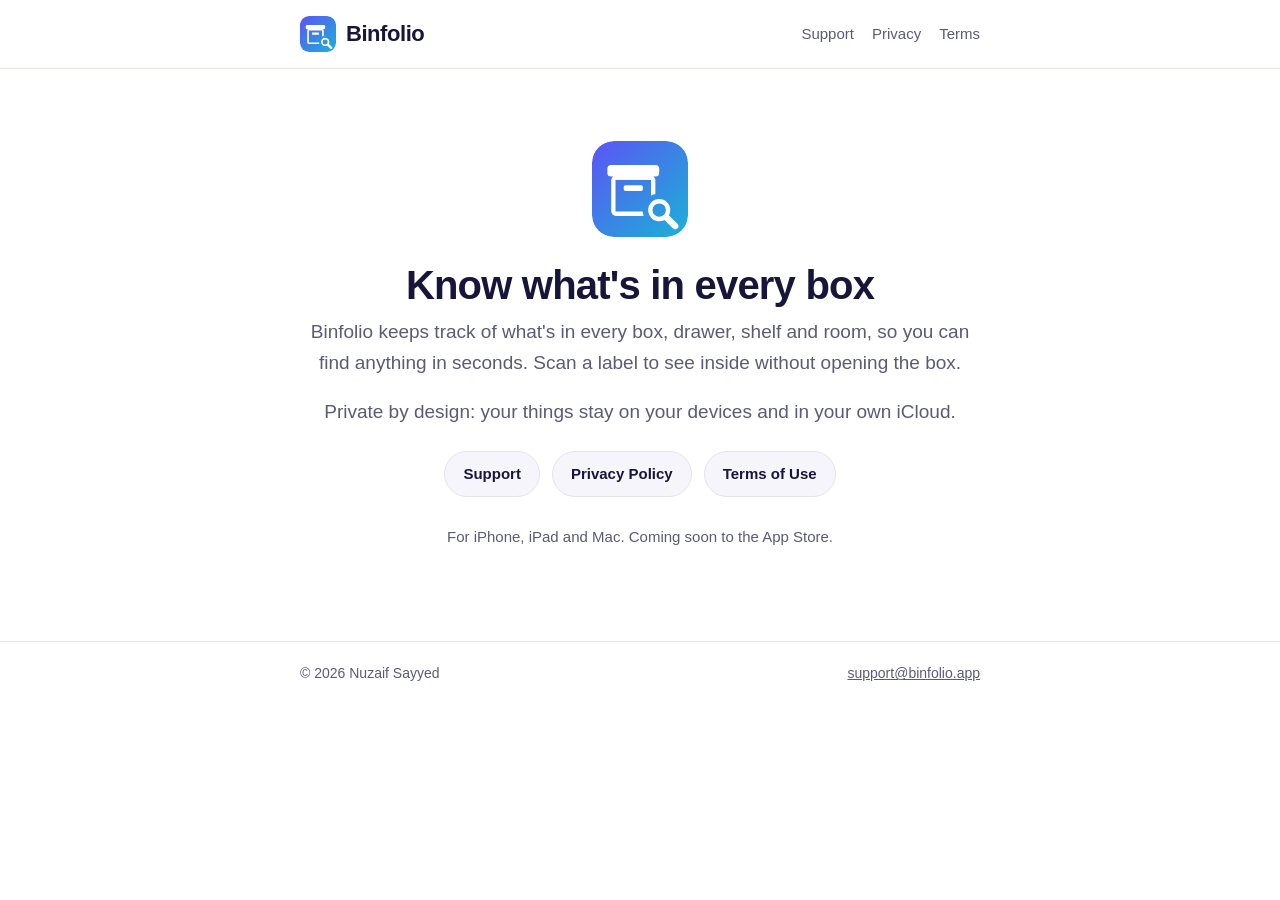
<file: index.html>
<!doctype html>
<html lang="en">
<head>
<meta charset="utf-8">
<meta name="viewport" content="width=device-width, initial-scale=1">
<title>Binfolio: know what's in every box</title>
<meta name="description" content="Binfolio keeps track of what's in every box, drawer, shelf and room. Private, on your devices and your own iCloud.">
<link rel="icon" href="/favicon.svg" type="image/svg+xml">
<link rel="stylesheet" href="/style.css">
</head>
<body>
<header><div class="wrap">
<a class="brand" href="/"><img src="/favicon.svg" alt="">Binfolio</a>
<nav><a href="/support">Support</a><a href="/privacy">Privacy</a><a href="/terms">Terms</a></nav>
</div></header>
<main><div class="wrap">
<section class="hero">
<img src="/favicon.svg" alt="Binfolio app icon">
<h1>Know what's in every box</h1>
<p class="lead">Binfolio keeps track of what's in every box, drawer, shelf and room, so you can find anything in seconds. Scan a label to see inside without opening the box.</p>
<p class="lead">Private by design: your things stay on your devices and in your own iCloud.</p>
<div class="links">
<a class="button" href="/support">Support</a>
<a class="button" href="/privacy">Privacy Policy</a>
<a class="button" href="/terms">Terms of Use</a>
</div>
<p class="meta" style="margin-top:28px">For iPhone, iPad and Mac. Coming soon to the App Store.</p>
</section>
</div></main>
<footer><div class="wrap">
<span>© 2026 Nuzaif Sayyed</span>
<span><a href="mailto:support@binfolio.app">support@binfolio.app</a></span>
</div></footer>
</body>
</html>
</file>
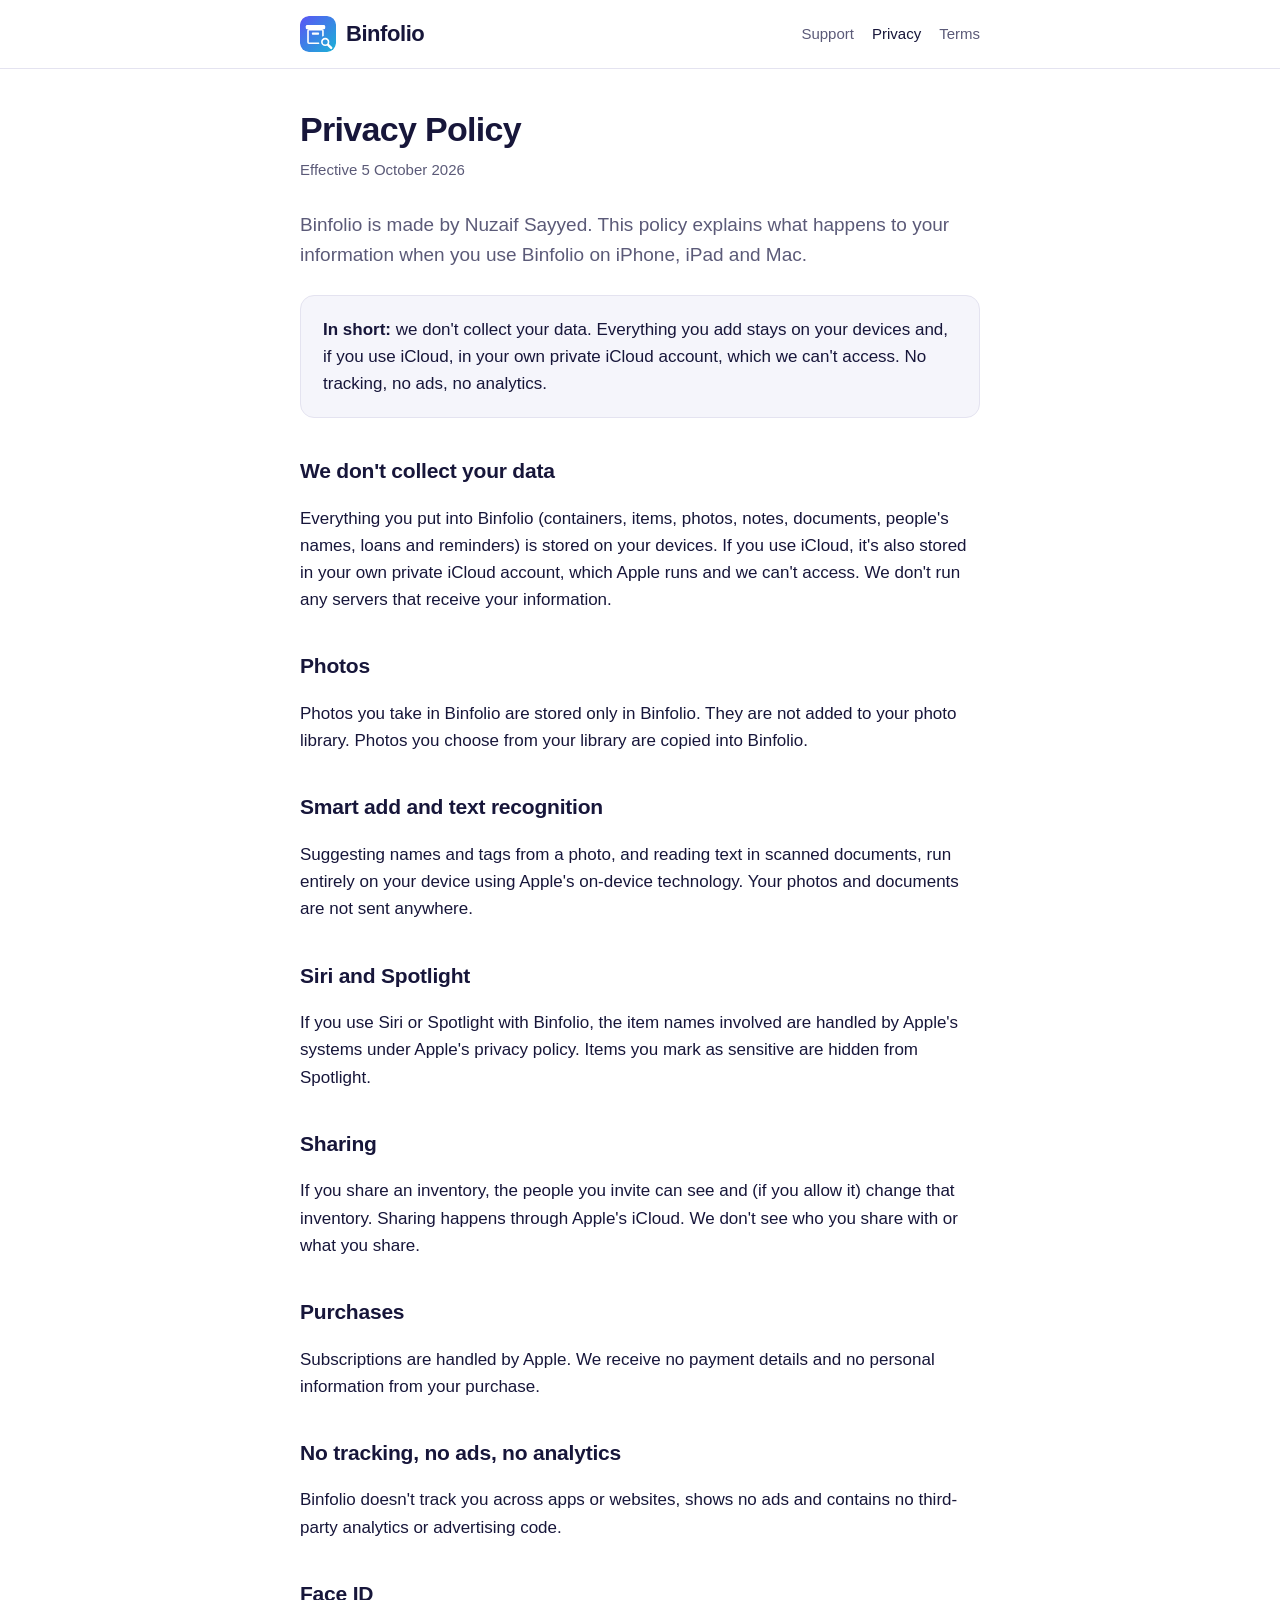
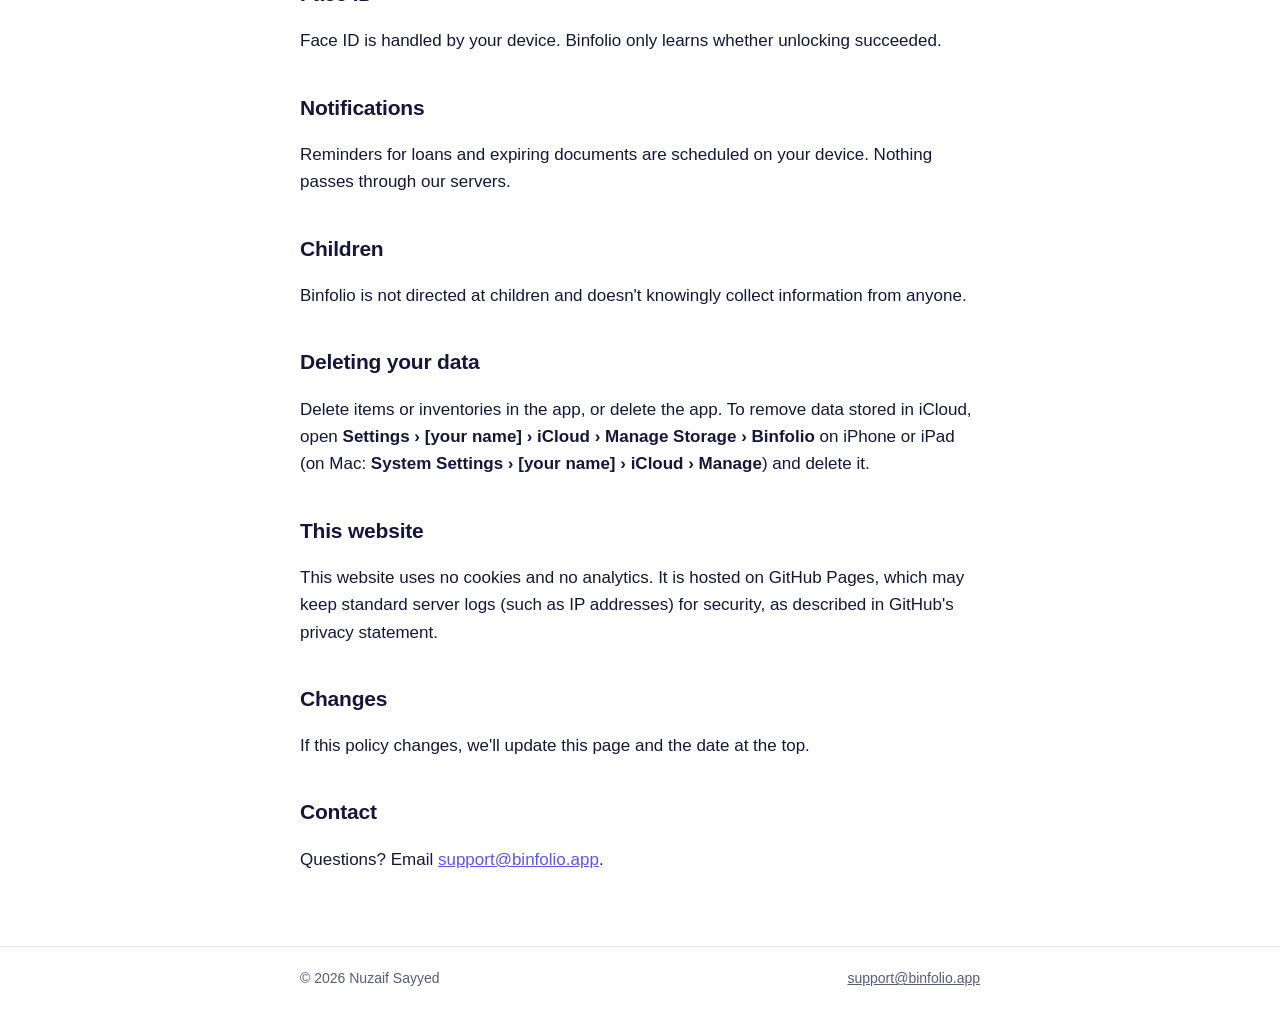
<file: privacy/index.html>
<!doctype html>
<html lang="en">
<head>
<meta charset="utf-8">
<meta name="viewport" content="width=device-width, initial-scale=1">
<title>Privacy Policy · Binfolio</title>
<meta name="description" content="How Binfolio handles your information: we don't collect your data.">
<link rel="icon" href="/favicon.svg" type="image/svg+xml">
<link rel="stylesheet" href="/style.css">
</head>
<body>
<header><div class="wrap">
<a class="brand" href="/"><img src="/favicon.svg" alt="">Binfolio</a>
<nav><a href="/support/">Support</a><a href="/privacy/" aria-current="page">Privacy</a><a href="/terms/">Terms</a></nav>
</div></header>
<main><div class="wrap">
<h1>Privacy Policy</h1>
<p class="meta">Effective 5 October 2026</p>
<p class="lead">Binfolio is made by Nuzaif Sayyed. This policy explains what happens to your information when you use Binfolio on iPhone, iPad and Mac.</p>
<div class="card"><p><strong>In short:</strong> we don't collect your data. Everything you add stays on your devices and, if you use iCloud, in your own private iCloud account, which we can't access. No tracking, no ads, no analytics.</p></div>
<h2>We don't collect your data</h2>
<p>Everything you put into Binfolio (containers, items, photos, notes, documents, people's names, loans and reminders) is stored on your devices. If you use iCloud, it's also stored in your own private iCloud account, which Apple runs and we can't access. We don't run any servers that receive your information.</p>
<h2>Photos</h2>
<p>Photos you take in Binfolio are stored only in Binfolio. They are not added to your photo library. Photos you choose from your library are copied into Binfolio.</p>
<h2>Smart add and text recognition</h2>
<p>Suggesting names and tags from a photo, and reading text in scanned documents, run entirely on your device using Apple's on-device technology. Your photos and documents are not sent anywhere.</p>
<h2>Siri and Spotlight</h2>
<p>If you use Siri or Spotlight with Binfolio, the item names involved are handled by Apple's systems under Apple's privacy policy. Items you mark as sensitive are hidden from Spotlight.</p>
<h2>Sharing</h2>
<p>If you share an inventory, the people you invite can see and (if you allow it) change that inventory. Sharing happens through Apple's iCloud. We don't see who you share with or what you share.</p>
<h2>Purchases</h2>
<p>Subscriptions are handled by Apple. We receive no payment details and no personal information from your purchase.</p>
<h2>No tracking, no ads, no analytics</h2>
<p>Binfolio doesn't track you across apps or websites, shows no ads and contains no third-party analytics or advertising code.</p>
<h2>Face ID</h2>
<p>Face ID is handled by your device. Binfolio only learns whether unlocking succeeded.</p>
<h2>Notifications</h2>
<p>Reminders for loans and expiring documents are scheduled on your device. Nothing passes through our servers.</p>
<h2>Children</h2>
<p>Binfolio is not directed at children and doesn't knowingly collect information from anyone.</p>
<h2>Deleting your data</h2>
<p>Delete items or inventories in the app, or delete the app. To remove data stored in iCloud, open <strong>Settings › [your name] › iCloud › Manage Storage › Binfolio</strong> on iPhone or iPad (on Mac: <strong>System Settings › [your name] › iCloud › Manage</strong>) and delete it.</p>
<h2>This website</h2>
<p>This website uses no cookies and no analytics. It is hosted on GitHub Pages, which may keep standard server logs (such as IP addresses) for security, as described in GitHub's privacy statement.</p>
<h2>Changes</h2>
<p>If this policy changes, we'll update this page and the date at the top.</p>
<h2>Contact</h2>
<p>Questions? Email <a href="mailto:support@binfolio.app">support@binfolio.app</a>.</p>
</div></main>
<footer><div class="wrap">
<span>© 2026 Nuzaif Sayyed</span>
<span><a href="mailto:support@binfolio.app">support@binfolio.app</a></span>
</div></footer>
</body>
</html>
</file>
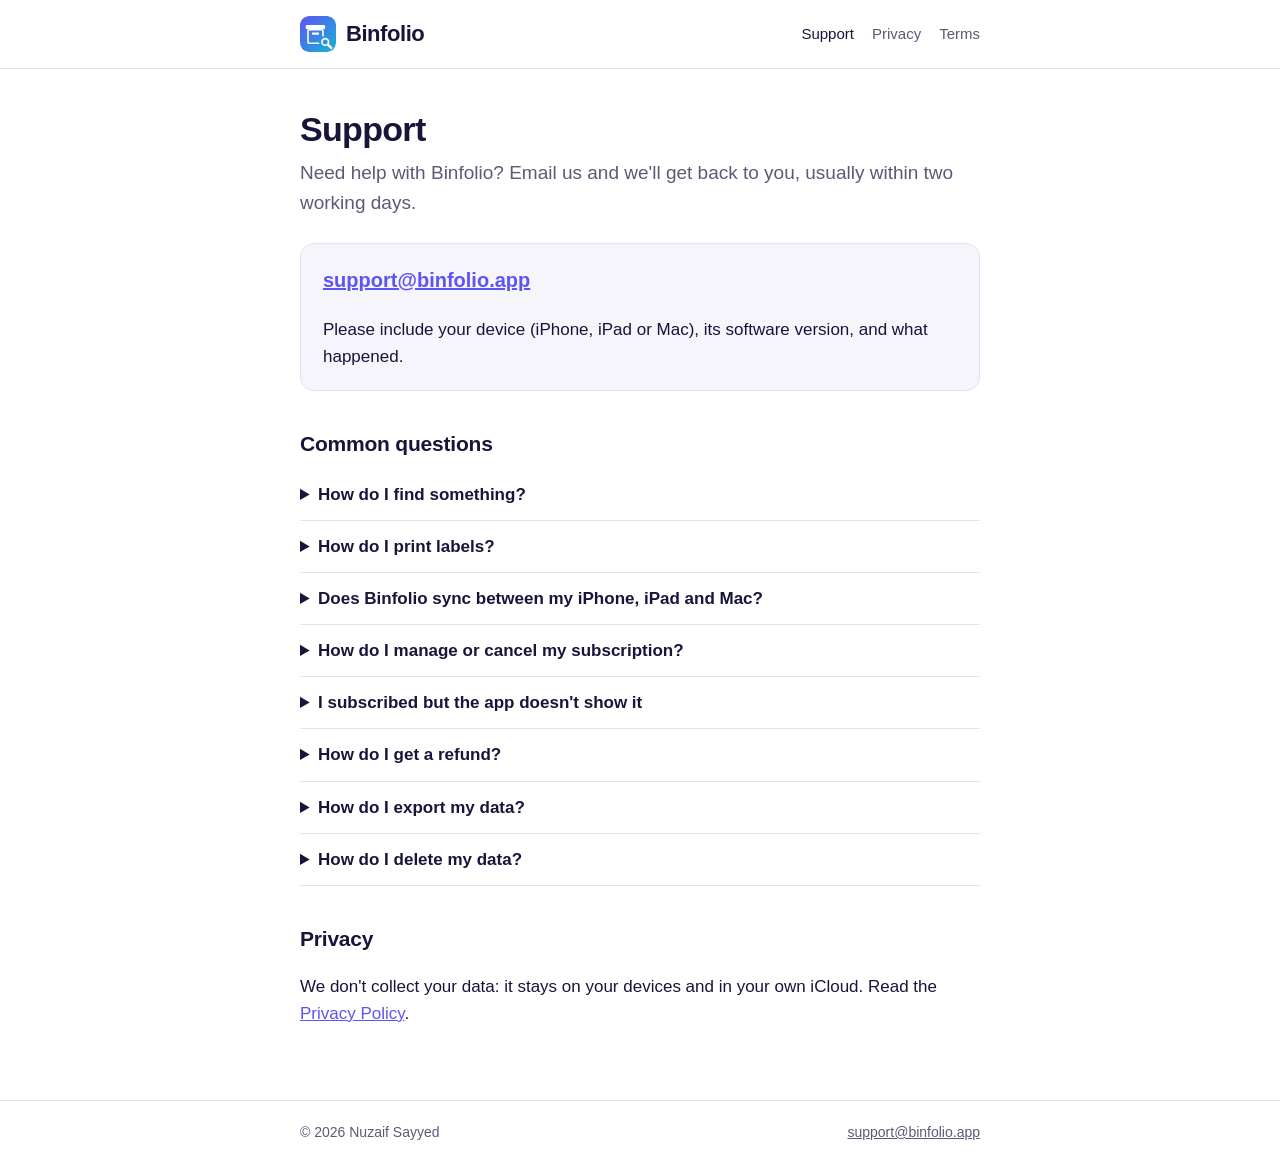
<file: support/index.html>
<!doctype html>
<html lang="en">
<head>
<meta charset="utf-8">
<meta name="viewport" content="width=device-width, initial-scale=1">
<title>Support · Binfolio</title>
<meta name="description" content="Get help with Binfolio: contact, common questions, subscriptions and your data.">
<link rel="icon" href="/favicon.svg" type="image/svg+xml">
<link rel="stylesheet" href="/style.css">
</head>
<body>
<header><div class="wrap">
<a class="brand" href="/"><img src="/favicon.svg" alt="">Binfolio</a>
<nav><a href="/support/" aria-current="page">Support</a><a href="/privacy/">Privacy</a><a href="/terms/">Terms</a></nav>
</div></header>
<main><div class="wrap">
<h1>Support</h1>
<p class="lead">Need help with Binfolio? Email us and we'll get back to you, usually within two working days.</p>
<div class="card">
<p class="email"><a href="mailto:support@binfolio.app">support@binfolio.app</a></p>
<p>Please include your device (iPhone, iPad or Mac), its software version, and what happened.</p>
</div>
<h2>Common questions</h2>
<details><summary>How do I find something?</summary>
<p>Use Search for item names, descriptions, notes, tags and the text inside scanned documents. You can also scan a container's QR label in the Scan tab, or with the iPhone Camera app, to see what's inside.</p></details>
<details><summary>How do I print labels?</summary>
<p>Open a container and print its label, or select several containers to print a whole sheet. Labels come in five sizes, on Letter or A4 paper.</p></details>
<details><summary>Does Binfolio sync between my iPhone, iPad and Mac?</summary>
<p>Yes, through your own iCloud. Sign in with the same Apple Account on each device and make sure iCloud is on for Binfolio (<strong>Settings › [your name] › iCloud</strong>). The first sync can take a few minutes.</p></details>
<details><summary>How do I manage or cancel my subscription?</summary>
<p>Subscriptions are handled by Apple. On iPhone or iPad, open <strong>Settings › [your name] › Subscriptions</strong>. On Mac, open the App Store, click your name, then <strong>Account Settings › Subscriptions</strong>. If you cancel, nothing is deleted; you keep everything you've added.</p></details>
<details><summary>I subscribed but the app doesn't show it</summary>
<p>In Binfolio, open the upgrade screen and tap <strong>Restore Purchases</strong>. Make sure you're signed in to the App Store with the Apple Account you used to subscribe.</p></details>
<details><summary>How do I get a refund?</summary>
<p>Refunds are handled by Apple. Visit <a href="https://reportaproblem.apple.com">reportaproblem.apple.com</a>, sign in, and choose the purchase.</p></details>
<details><summary>How do I export my data?</summary>
<p>Use <strong>Export</strong> on the Home screen to save a spreadsheet (CSV) of your items. Export is always free.</p></details>
<details><summary>How do I delete my data?</summary>
<p>Delete items or inventories in the app, or delete the app. To remove what's stored in iCloud, open <strong>Settings › [your name] › iCloud › Manage Storage › Binfolio</strong>. See the <a href="/privacy/">Privacy Policy</a> for details.</p></details>
<h2>Privacy</h2>
<p>We don't collect your data: it stays on your devices and in your own iCloud. Read the <a href="/privacy/">Privacy Policy</a>.</p>
</div></main>
<footer><div class="wrap">
<span>© 2026 Nuzaif Sayyed</span>
<span><a href="mailto:support@binfolio.app">support@binfolio.app</a></span>
</div></footer>
</body>
</html>
</file>
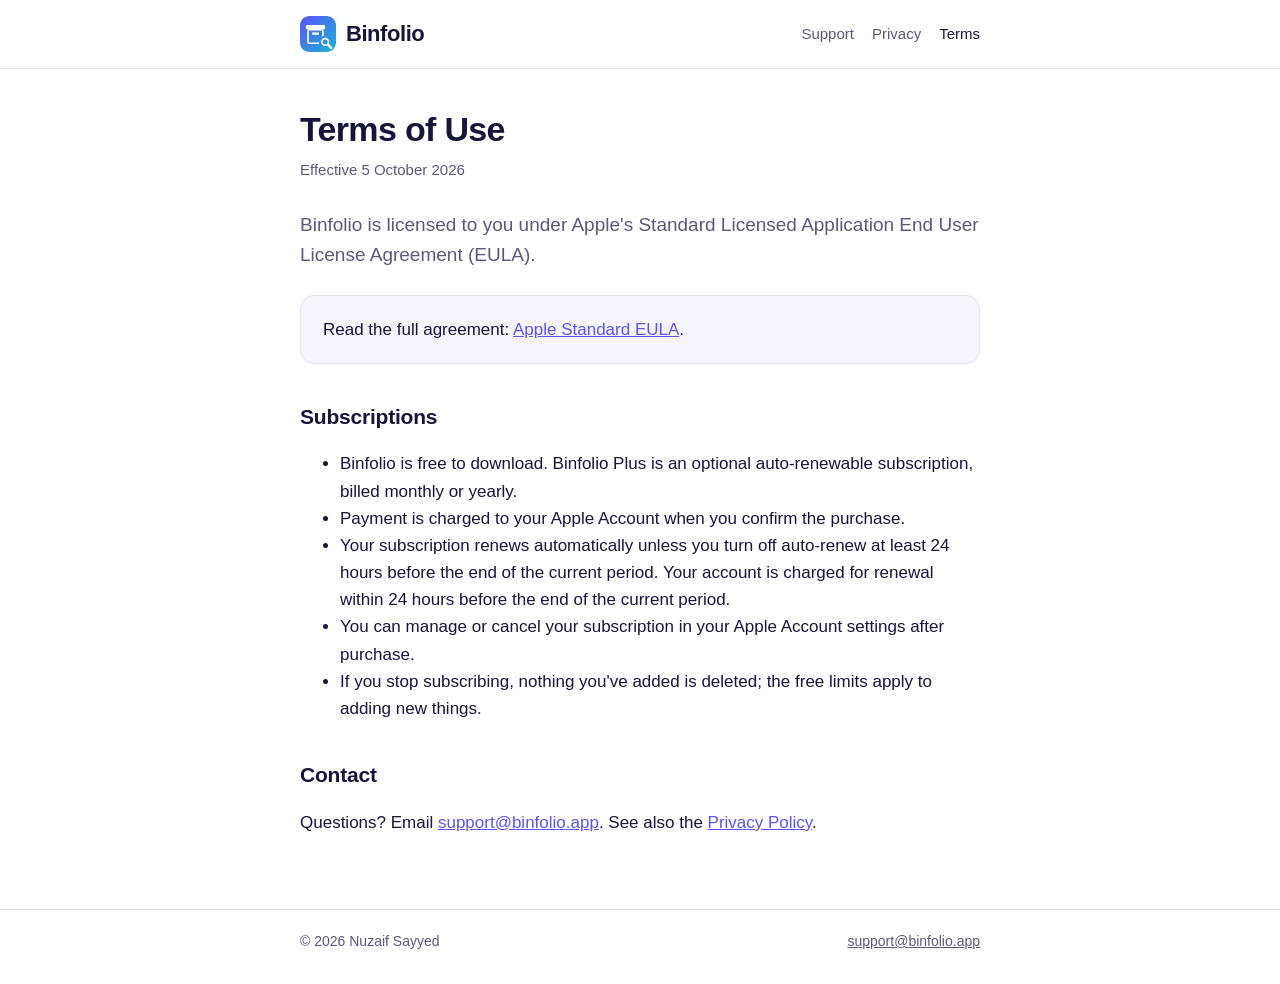
<file: terms/index.html>
<!doctype html>
<html lang="en">
<head>
<meta charset="utf-8">
<meta name="viewport" content="width=device-width, initial-scale=1">
<title>Terms of Use · Binfolio</title>
<meta name="description" content="Terms of Use for Binfolio, including subscription terms.">
<link rel="icon" href="/favicon.svg" type="image/svg+xml">
<link rel="stylesheet" href="/style.css">
</head>
<body>
<header><div class="wrap">
<a class="brand" href="/"><img src="/favicon.svg" alt="">Binfolio</a>
<nav><a href="/support/">Support</a><a href="/privacy/">Privacy</a><a href="/terms/" aria-current="page">Terms</a></nav>
</div></header>
<main><div class="wrap">
<h1>Terms of Use</h1>
<p class="meta">Effective 5 October 2026</p>
<p class="lead">Binfolio is licensed to you under Apple's Standard Licensed Application End User License Agreement (EULA).</p>
<div class="card"><p>Read the full agreement: <a href="https://www.apple.com/legal/internet-services/itunes/dev/stdeula/">Apple Standard EULA</a>.</p></div>
<h2>Subscriptions</h2>
<ul>
<li>Binfolio is free to download. Binfolio Plus is an optional auto-renewable subscription, billed monthly or yearly.</li>
<li>Payment is charged to your Apple Account when you confirm the purchase.</li>
<li>Your subscription renews automatically unless you turn off auto-renew at least 24 hours before the end of the current period. Your account is charged for renewal within 24 hours before the end of the current period.</li>
<li>You can manage or cancel your subscription in your Apple Account settings after purchase.</li>
<li>If you stop subscribing, nothing you've added is deleted; the free limits apply to adding new things.</li>
</ul>
<h2>Contact</h2>
<p>Questions? Email <a href="mailto:support@binfolio.app">support@binfolio.app</a>. See also the <a href="/privacy/">Privacy Policy</a>.</p>
</div></main>
<footer><div class="wrap">
<span>© 2026 Nuzaif Sayyed</span>
<span><a href="mailto:support@binfolio.app">support@binfolio.app</a></span>
</div></footer>
</body>
</html>
</file>
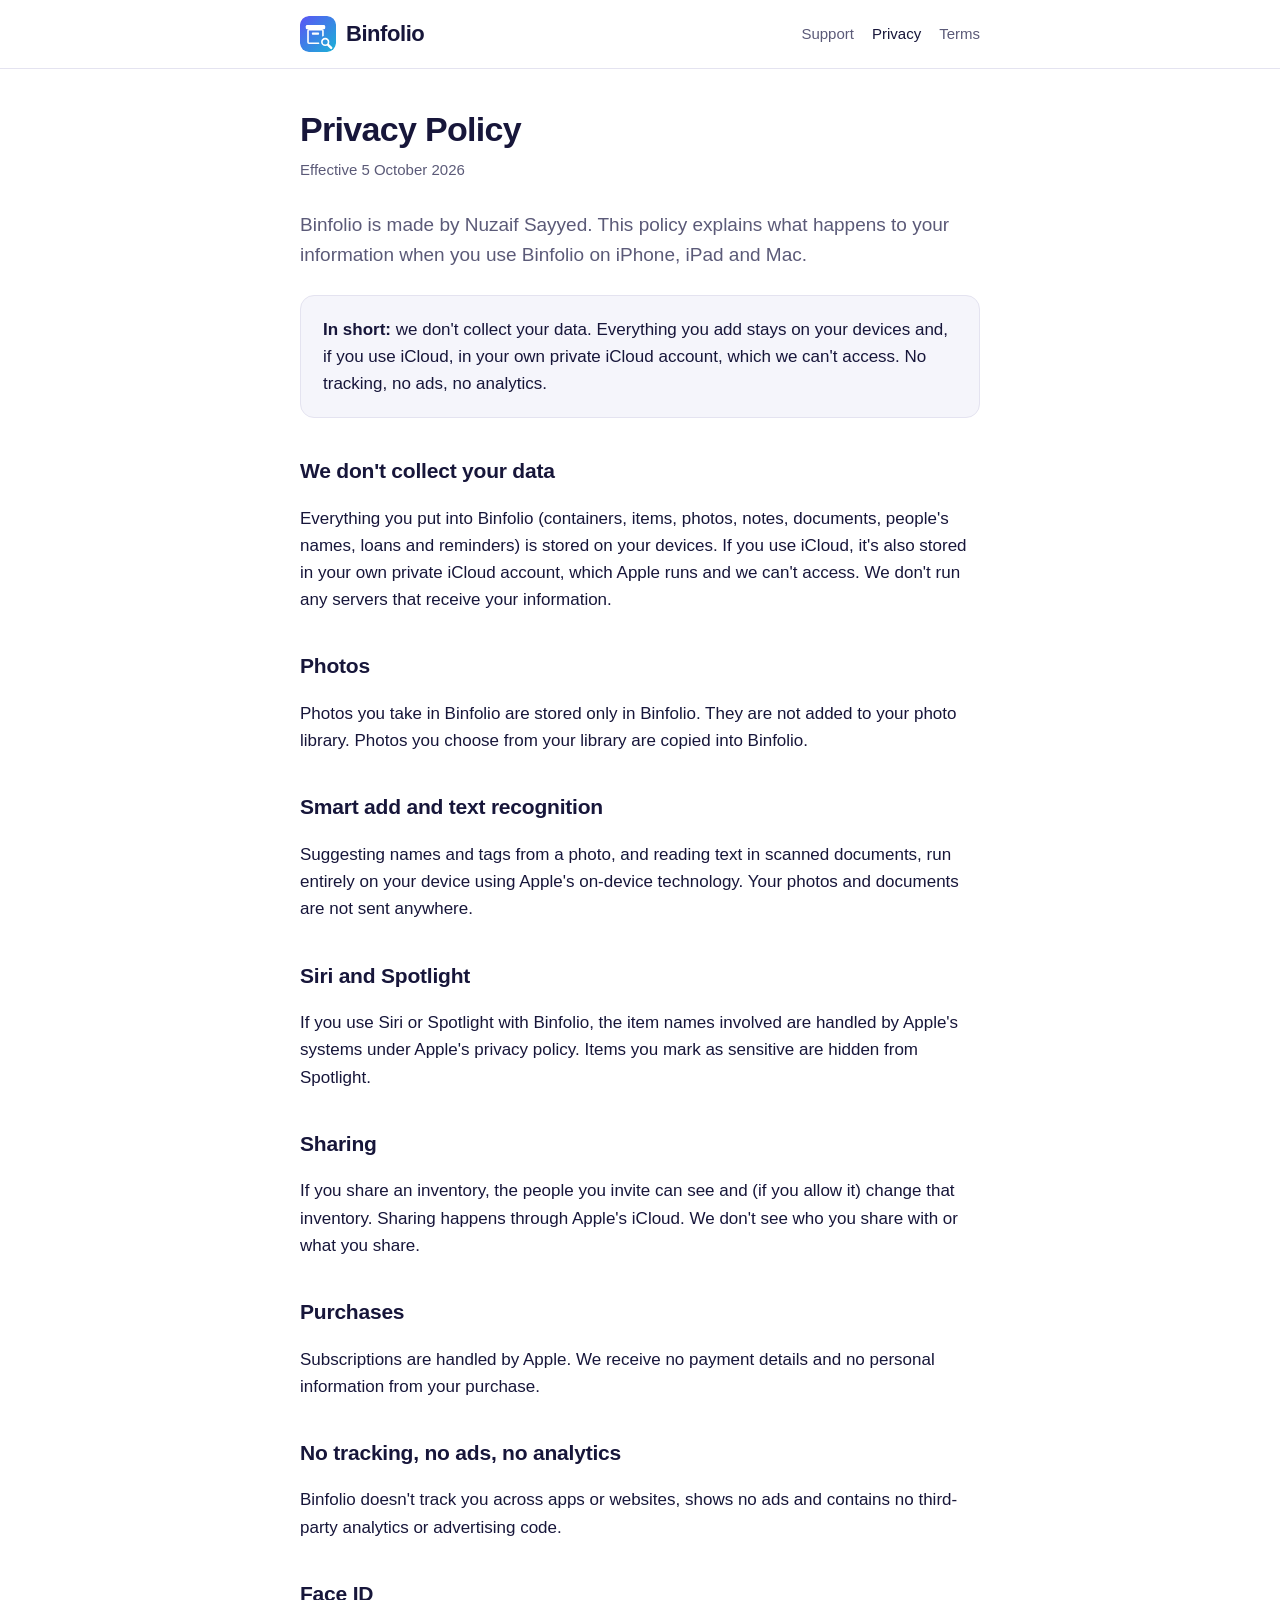
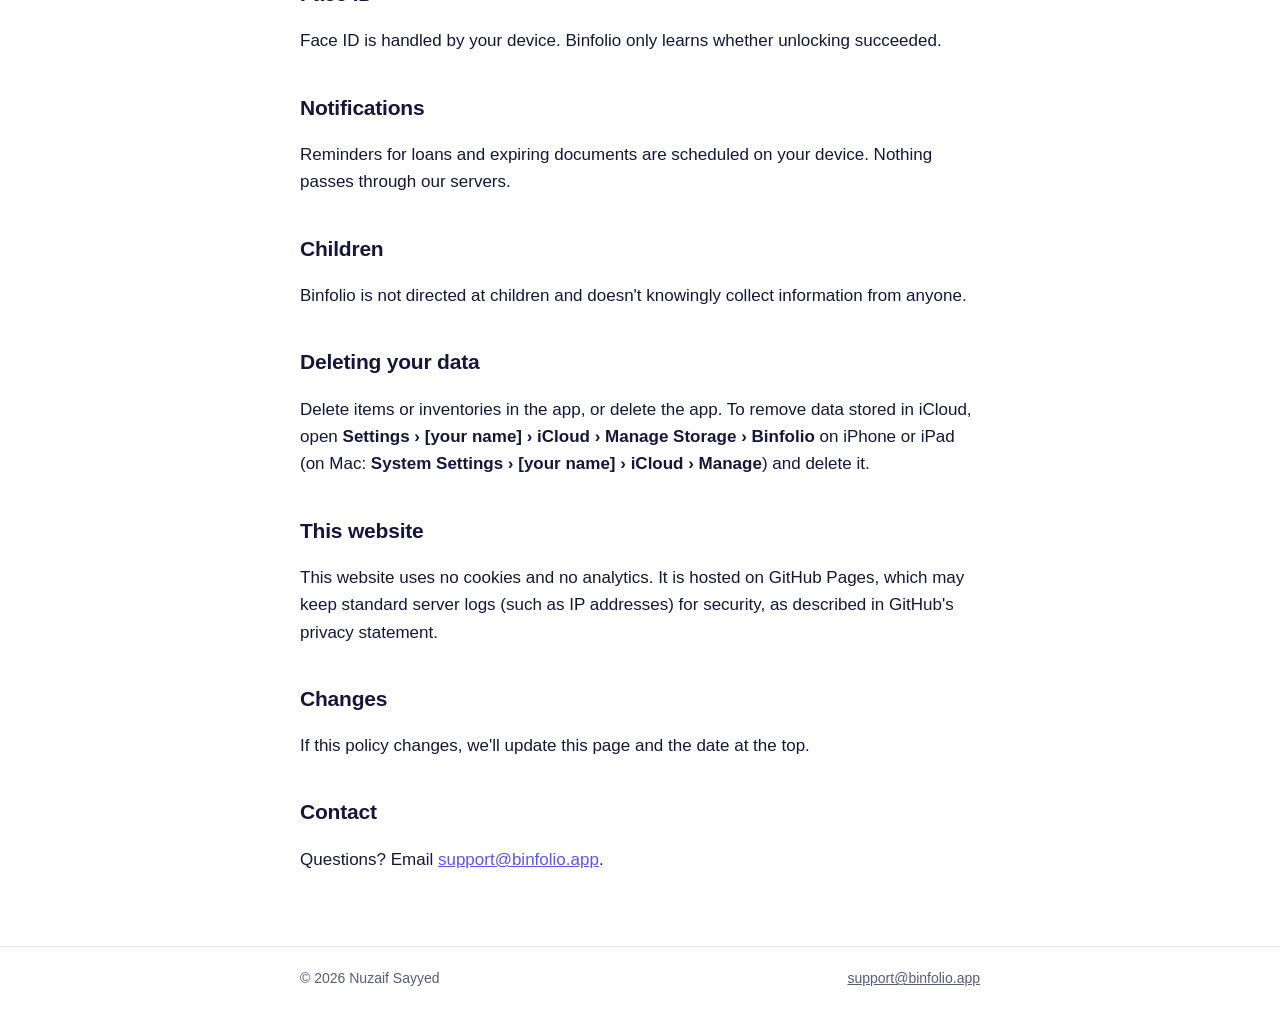
<file: privacy.html>
<!doctype html>
<html lang="en">
<head>
<meta charset="utf-8">
<meta name="viewport" content="width=device-width, initial-scale=1">
<title>Privacy Policy · Binfolio</title>
<meta name="description" content="How Binfolio handles your information: we don't collect your data.">
<link rel="icon" href="/favicon.svg" type="image/svg+xml">
<link rel="stylesheet" href="/style.css">
</head>
<body>
<header><div class="wrap">
<a class="brand" href="/"><img src="/favicon.svg" alt="">Binfolio</a>
<nav><a href="/support">Support</a><a href="/privacy" aria-current="page">Privacy</a><a href="/terms">Terms</a></nav>
</div></header>
<main><div class="wrap">
<h1>Privacy Policy</h1>
<p class="meta">Effective 5 October 2026</p>
<p class="lead">Binfolio is made by Nuzaif Sayyed. This policy explains what happens to your information when you use Binfolio on iPhone, iPad and Mac.</p>
<div class="card"><p><strong>In short:</strong> we don't collect your data. Everything you add stays on your devices and, if you use iCloud, in your own private iCloud account, which we can't access. No tracking, no ads, no analytics.</p></div>
<h2>We don't collect your data</h2>
<p>Everything you put into Binfolio (containers, items, photos, notes, documents, people's names, loans and reminders) is stored on your devices. If you use iCloud, it's also stored in your own private iCloud account, which Apple runs and we can't access. We don't run any servers that receive your information.</p>
<h2>Photos</h2>
<p>Photos you take in Binfolio are stored only in Binfolio. They are not added to your photo library. Photos you choose from your library are copied into Binfolio.</p>
<h2>Smart add and text recognition</h2>
<p>Suggesting names and tags from a photo, and reading text in scanned documents, run entirely on your device using Apple's on-device technology. Your photos and documents are not sent anywhere.</p>
<h2>Siri and Spotlight</h2>
<p>If you use Siri or Spotlight with Binfolio, the item names involved are handled by Apple's systems under Apple's privacy policy. Items you mark as sensitive are hidden from Spotlight.</p>
<h2>Sharing</h2>
<p>If you share an inventory, the people you invite can see and (if you allow it) change that inventory. Sharing happens through Apple's iCloud. We don't see who you share with or what you share.</p>
<h2>Purchases</h2>
<p>Subscriptions are handled by Apple. We receive no payment details and no personal information from your purchase.</p>
<h2>No tracking, no ads, no analytics</h2>
<p>Binfolio doesn't track you across apps or websites, shows no ads and contains no third-party analytics or advertising code.</p>
<h2>Face ID</h2>
<p>Face ID is handled by your device. Binfolio only learns whether unlocking succeeded.</p>
<h2>Notifications</h2>
<p>Reminders for loans and expiring documents are scheduled on your device. Nothing passes through our servers.</p>
<h2>Children</h2>
<p>Binfolio is not directed at children and doesn't knowingly collect information from anyone.</p>
<h2>Deleting your data</h2>
<p>Delete items or inventories in the app, or delete the app. To remove data stored in iCloud, open <strong>Settings › [your name] › iCloud › Manage Storage › Binfolio</strong> on iPhone or iPad (on Mac: <strong>System Settings › [your name] › iCloud › Manage</strong>) and delete it.</p>
<h2>This website</h2>
<p>This website uses no cookies and no analytics. It is hosted on GitHub Pages, which may keep standard server logs (such as IP addresses) for security, as described in GitHub's privacy statement.</p>
<h2>Changes</h2>
<p>If this policy changes, we'll update this page and the date at the top.</p>
<h2>Contact</h2>
<p>Questions? Email <a href="mailto:support@binfolio.app">support@binfolio.app</a>.</p>
</div></main>
<footer><div class="wrap">
<span>© 2026 Nuzaif Sayyed</span>
<span><a href="mailto:support@binfolio.app">support@binfolio.app</a></span>
</div></footer>
</body>
</html>
</file>
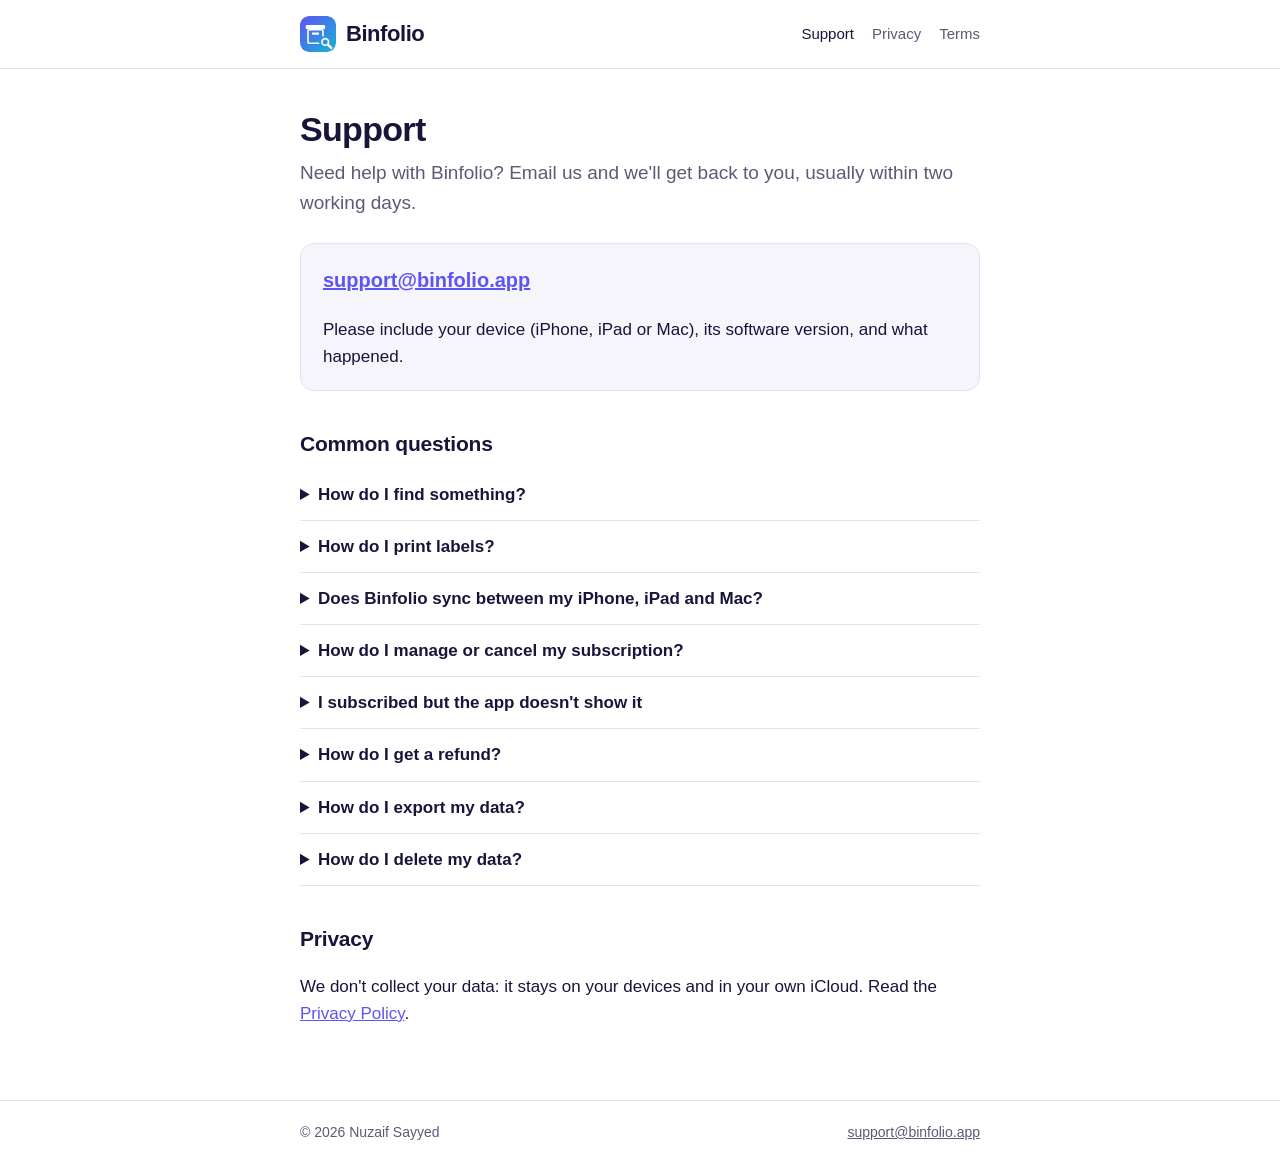
<file: support.html>
<!doctype html>
<html lang="en">
<head>
<meta charset="utf-8">
<meta name="viewport" content="width=device-width, initial-scale=1">
<title>Support · Binfolio</title>
<meta name="description" content="Get help with Binfolio: contact, common questions, subscriptions and your data.">
<link rel="icon" href="/favicon.svg" type="image/svg+xml">
<link rel="stylesheet" href="/style.css">
</head>
<body>
<header><div class="wrap">
<a class="brand" href="/"><img src="/favicon.svg" alt="">Binfolio</a>
<nav><a href="/support" aria-current="page">Support</a><a href="/privacy">Privacy</a><a href="/terms">Terms</a></nav>
</div></header>
<main><div class="wrap">
<h1>Support</h1>
<p class="lead">Need help with Binfolio? Email us and we'll get back to you, usually within two working days.</p>
<div class="card">
<p class="email"><a href="mailto:support@binfolio.app">support@binfolio.app</a></p>
<p>Please include your device (iPhone, iPad or Mac), its software version, and what happened.</p>
</div>
<h2>Common questions</h2>
<details><summary>How do I find something?</summary>
<p>Use Search for item names, descriptions, notes, tags and the text inside scanned documents. You can also scan a container's QR label in the Scan tab, or with the iPhone Camera app, to see what's inside.</p></details>
<details><summary>How do I print labels?</summary>
<p>Open a container and print its label, or select several containers to print a whole sheet. Labels come in five sizes, on Letter or A4 paper.</p></details>
<details><summary>Does Binfolio sync between my iPhone, iPad and Mac?</summary>
<p>Yes, through your own iCloud. Sign in with the same Apple Account on each device and make sure iCloud is on for Binfolio (<strong>Settings › [your name] › iCloud</strong>). The first sync can take a few minutes.</p></details>
<details><summary>How do I manage or cancel my subscription?</summary>
<p>Subscriptions are handled by Apple. On iPhone or iPad, open <strong>Settings › [your name] › Subscriptions</strong>. On Mac, open the App Store, click your name, then <strong>Account Settings › Subscriptions</strong>. If you cancel, nothing is deleted; you keep everything you've added.</p></details>
<details><summary>I subscribed but the app doesn't show it</summary>
<p>In Binfolio, open the upgrade screen and tap <strong>Restore Purchases</strong>. Make sure you're signed in to the App Store with the Apple Account you used to subscribe.</p></details>
<details><summary>How do I get a refund?</summary>
<p>Refunds are handled by Apple. Visit <a href="https://reportaproblem.apple.com">reportaproblem.apple.com</a>, sign in, and choose the purchase.</p></details>
<details><summary>How do I export my data?</summary>
<p>Use <strong>Export</strong> on the Home screen to save a spreadsheet (CSV) of your items. Export is always free.</p></details>
<details><summary>How do I delete my data?</summary>
<p>Delete items or inventories in the app, or delete the app. To remove what's stored in iCloud, open <strong>Settings › [your name] › iCloud › Manage Storage › Binfolio</strong>. See the <a href="/privacy">Privacy Policy</a> for details.</p></details>
<h2>Privacy</h2>
<p>We don't collect your data: it stays on your devices and in your own iCloud. Read the <a href="/privacy">Privacy Policy</a>.</p>
</div></main>
<footer><div class="wrap">
<span>© 2026 Nuzaif Sayyed</span>
<span><a href="mailto:support@binfolio.app">support@binfolio.app</a></span>
</div></footer>
</body>
</html>
</file>
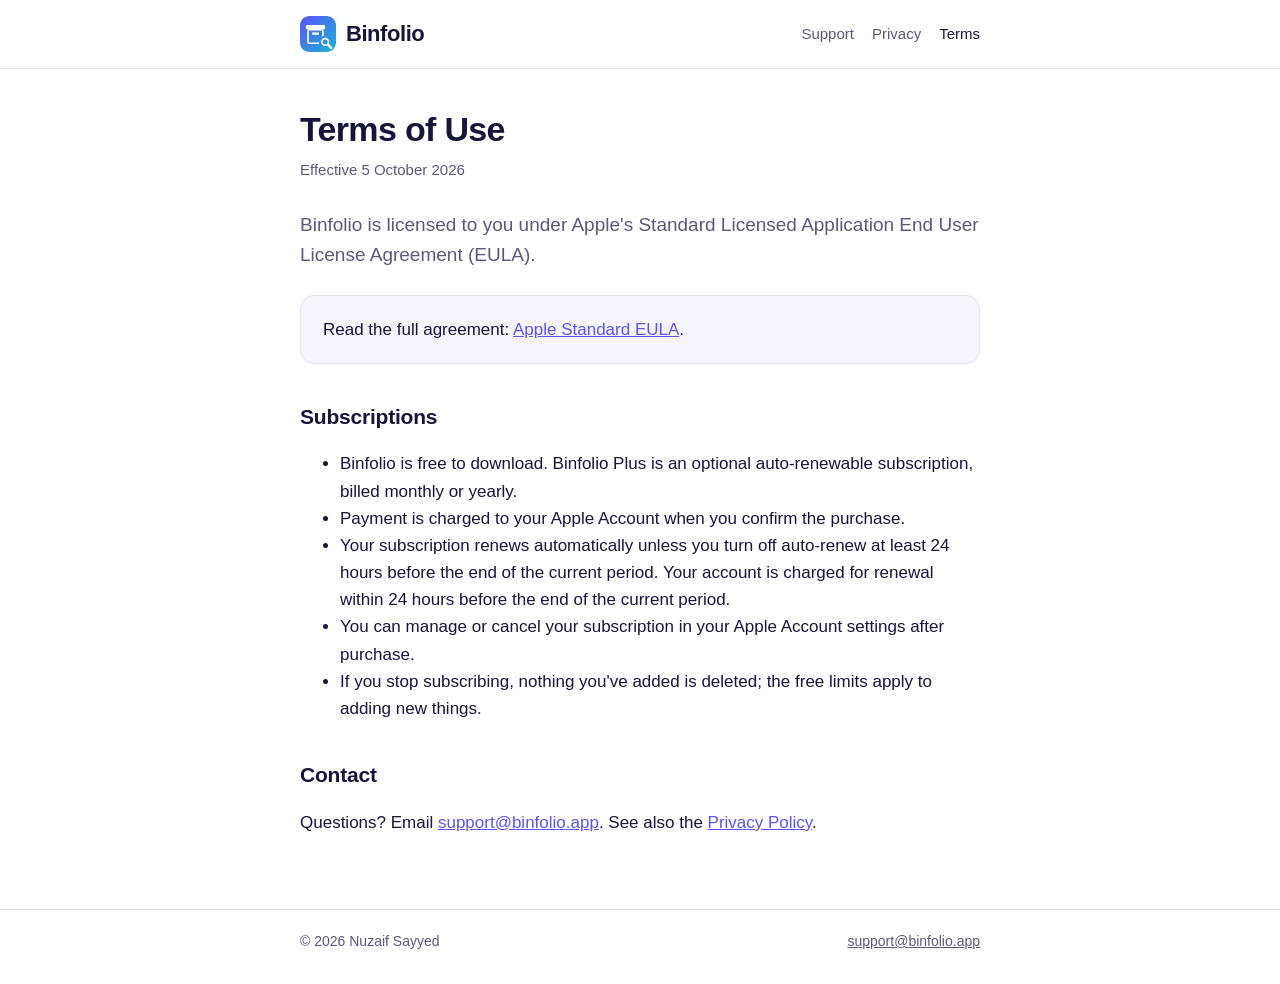
<file: terms.html>
<!doctype html>
<html lang="en">
<head>
<meta charset="utf-8">
<meta name="viewport" content="width=device-width, initial-scale=1">
<title>Terms of Use · Binfolio</title>
<meta name="description" content="Terms of Use for Binfolio, including subscription terms.">
<link rel="icon" href="/favicon.svg" type="image/svg+xml">
<link rel="stylesheet" href="/style.css">
</head>
<body>
<header><div class="wrap">
<a class="brand" href="/"><img src="/favicon.svg" alt="">Binfolio</a>
<nav><a href="/support">Support</a><a href="/privacy">Privacy</a><a href="/terms" aria-current="page">Terms</a></nav>
</div></header>
<main><div class="wrap">
<h1>Terms of Use</h1>
<p class="meta">Effective 5 October 2026</p>
<p class="lead">Binfolio is licensed to you under Apple's Standard Licensed Application End User License Agreement (EULA).</p>
<div class="card"><p>Read the full agreement: <a href="https://www.apple.com/legal/internet-services/itunes/dev/stdeula/">Apple Standard EULA</a>.</p></div>
<h2>Subscriptions</h2>
<ul>
<li>Binfolio is free to download. Binfolio Plus is an optional auto-renewable subscription, billed monthly or yearly.</li>
<li>Payment is charged to your Apple Account when you confirm the purchase.</li>
<li>Your subscription renews automatically unless you turn off auto-renew at least 24 hours before the end of the current period. Your account is charged for renewal within 24 hours before the end of the current period.</li>
<li>You can manage or cancel your subscription in your Apple Account settings after purchase.</li>
<li>If you stop subscribing, nothing you've added is deleted; the free limits apply to adding new things.</li>
</ul>
<h2>Contact</h2>
<p>Questions? Email <a href="mailto:support@binfolio.app">support@binfolio.app</a>. See also the <a href="/privacy">Privacy Policy</a>.</p>
</div></main>
<footer><div class="wrap">
<span>© 2026 Nuzaif Sayyed</span>
<span><a href="mailto:support@binfolio.app">support@binfolio.app</a></span>
</div></footer>
</body>
</html>
</file>
<file: style.css>
:root {
  --ink: #17163A;
  --muted: #5B5A78;
  --bg: #FFFFFF;
  --panel: #F5F5FB;
  --line: #E4E3F0;
  --accent: #5C54F5;
  --accent-2: #1AB2D6;
  color-scheme: light dark;
}
@media (prefers-color-scheme: dark) {
  :root {
    --ink: #F2F2FA;
    --muted: #A9A8C4;
    --bg: #0F0E24;
    --panel: #18173A;
    --line: #2A2950;
    --accent: #8C86FF;
  }
}
* { box-sizing: border-box; }
html { -webkit-text-size-adjust: 100%; }
body {
  margin: 0;
  background: var(--bg);
  color: var(--ink);
  font: 17px/1.6 -apple-system, BlinkMacSystemFont, "SF Pro Text", "Segoe UI", Roboto, Helvetica, Arial, sans-serif;
}
a { color: var(--accent); }
.wrap { max-width: 720px; margin: 0 auto; padding: 0 20px; }
header { border-bottom: 1px solid var(--line); }
header .wrap { display: flex; align-items: center; justify-content: space-between; gap: 16px; padding-top: 16px; padding-bottom: 16px; flex-wrap: wrap; }
.brand { display: inline-flex; align-items: center; gap: 10px; text-decoration: none; color: var(--ink); font-weight: 800; font-size: 22px; letter-spacing: -0.02em; }
.brand img { width: 36px; height: 36px; border-radius: 9px; }
nav { display: flex; gap: 18px; font-size: 15px; }
nav a { color: var(--muted); text-decoration: none; }
nav a:hover, nav a[aria-current="page"] { color: var(--ink); }
main { padding: 40px 0 56px; }
h1 { font-size: 34px; line-height: 1.2; letter-spacing: -0.02em; margin: 0 0 8px; }
h2 { font-size: 21px; margin: 36px 0 8px; letter-spacing: -0.01em; }
h3 { font-size: 17px; margin: 24px 0 4px; }
p, li { color: var(--ink); }
.lead { font-size: 19px; color: var(--muted); margin-top: 0; }
.meta { color: var(--muted); font-size: 15px; margin: 0 0 28px; }
.card { background: var(--panel); border: 1px solid var(--line); border-radius: 14px; padding: 20px 22px; margin: 24px 0; }
.card p:first-child { margin-top: 0; }
.card p:last-child { margin-bottom: 0; }
.email { font-size: 20px; font-weight: 700; }
.hero { text-align: center; padding: 32px 0 8px; }
.hero img { width: 96px; height: 96px; border-radius: 22px; }
.hero h1 { font-size: 40px; margin-top: 16px; }
.links { display: flex; gap: 12px; justify-content: center; flex-wrap: wrap; margin-top: 24px; }
.button { display: inline-block; padding: 10px 18px; border-radius: 999px; border: 1px solid var(--line); text-decoration: none; color: var(--ink); background: var(--panel); font-weight: 600; font-size: 15px; }
details { border-bottom: 1px solid var(--line); padding: 12px 0; }
summary { cursor: pointer; font-weight: 600; }
details p, details ol, details ul { margin: 8px 0 4px; }
footer { border-top: 1px solid var(--line); color: var(--muted); font-size: 14px; }
footer .wrap { padding-top: 20px; padding-bottom: 32px; display: flex; gap: 16px; flex-wrap: wrap; justify-content: space-between; }
footer a { color: var(--muted); }
@media (max-width: 480px) {
  h1 { font-size: 28px; }
  .hero h1 { font-size: 32px; }
  body { font-size: 16px; }
}
</file>
